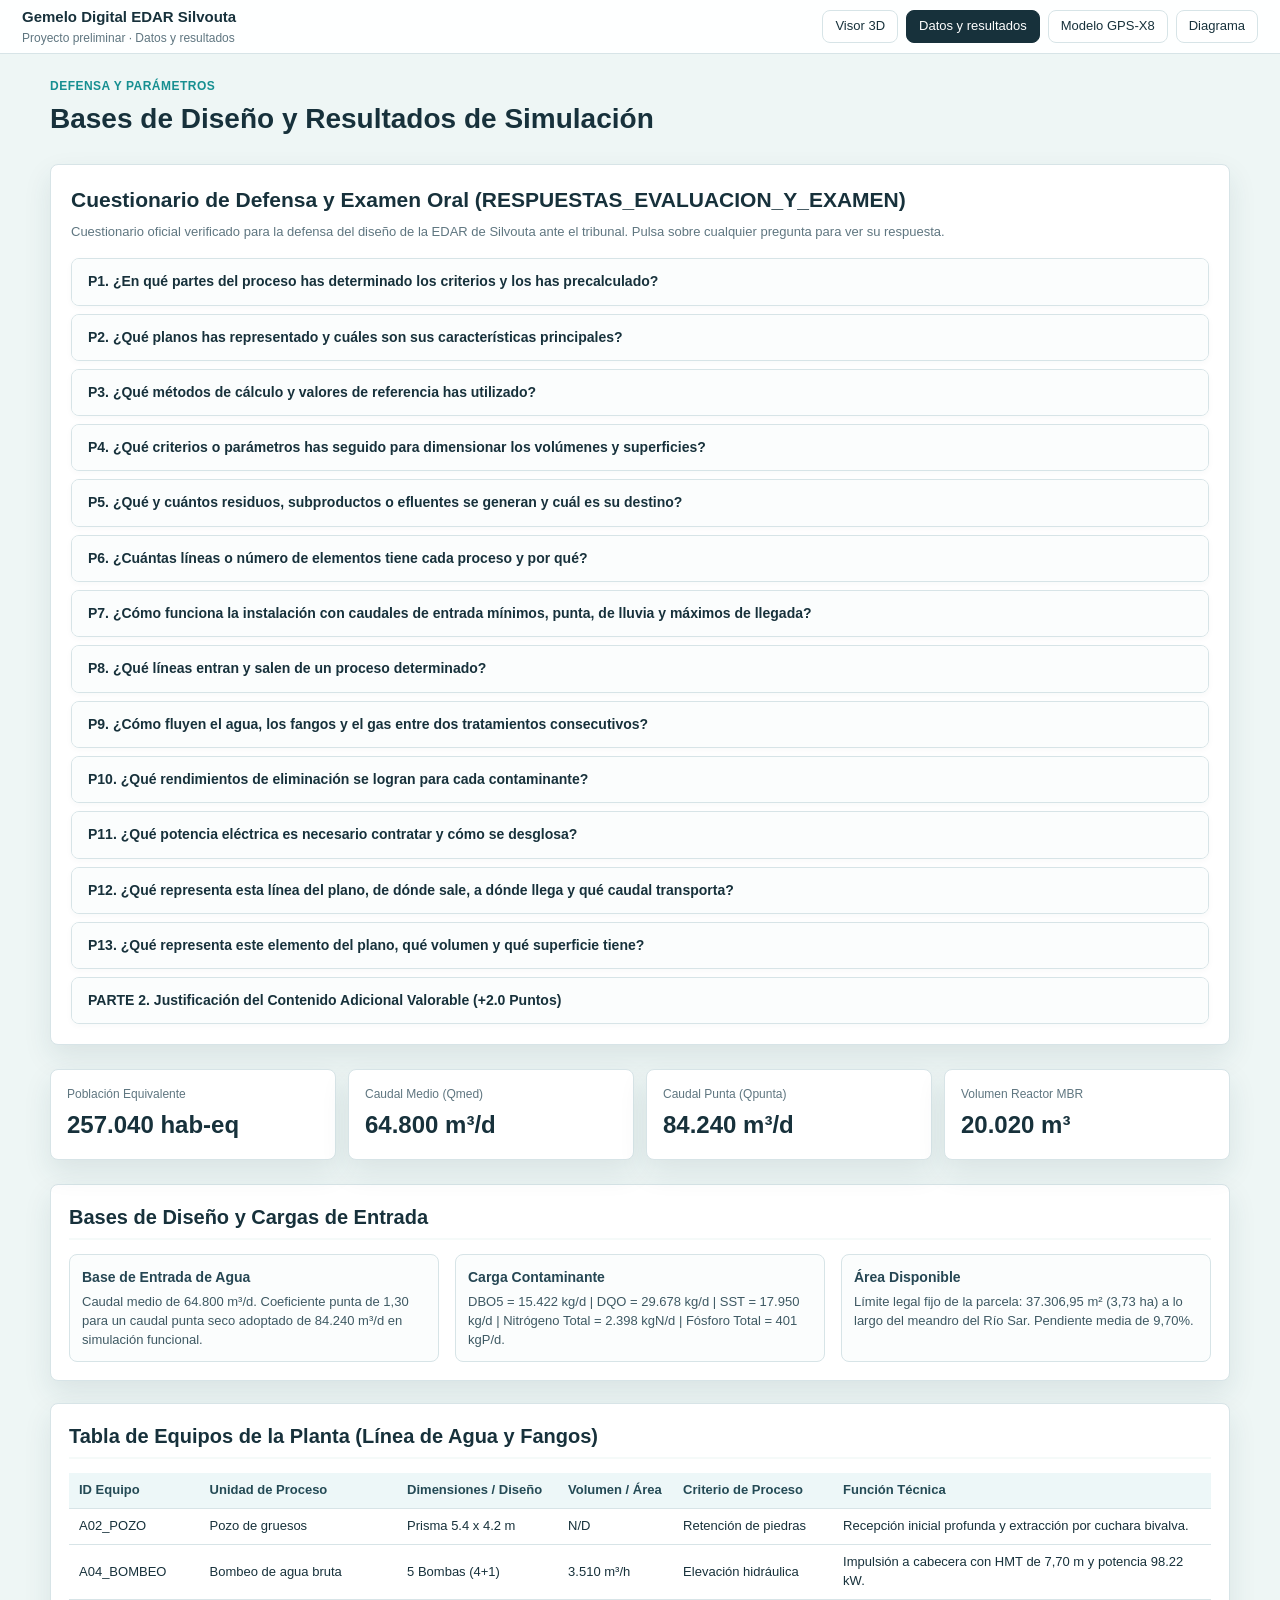
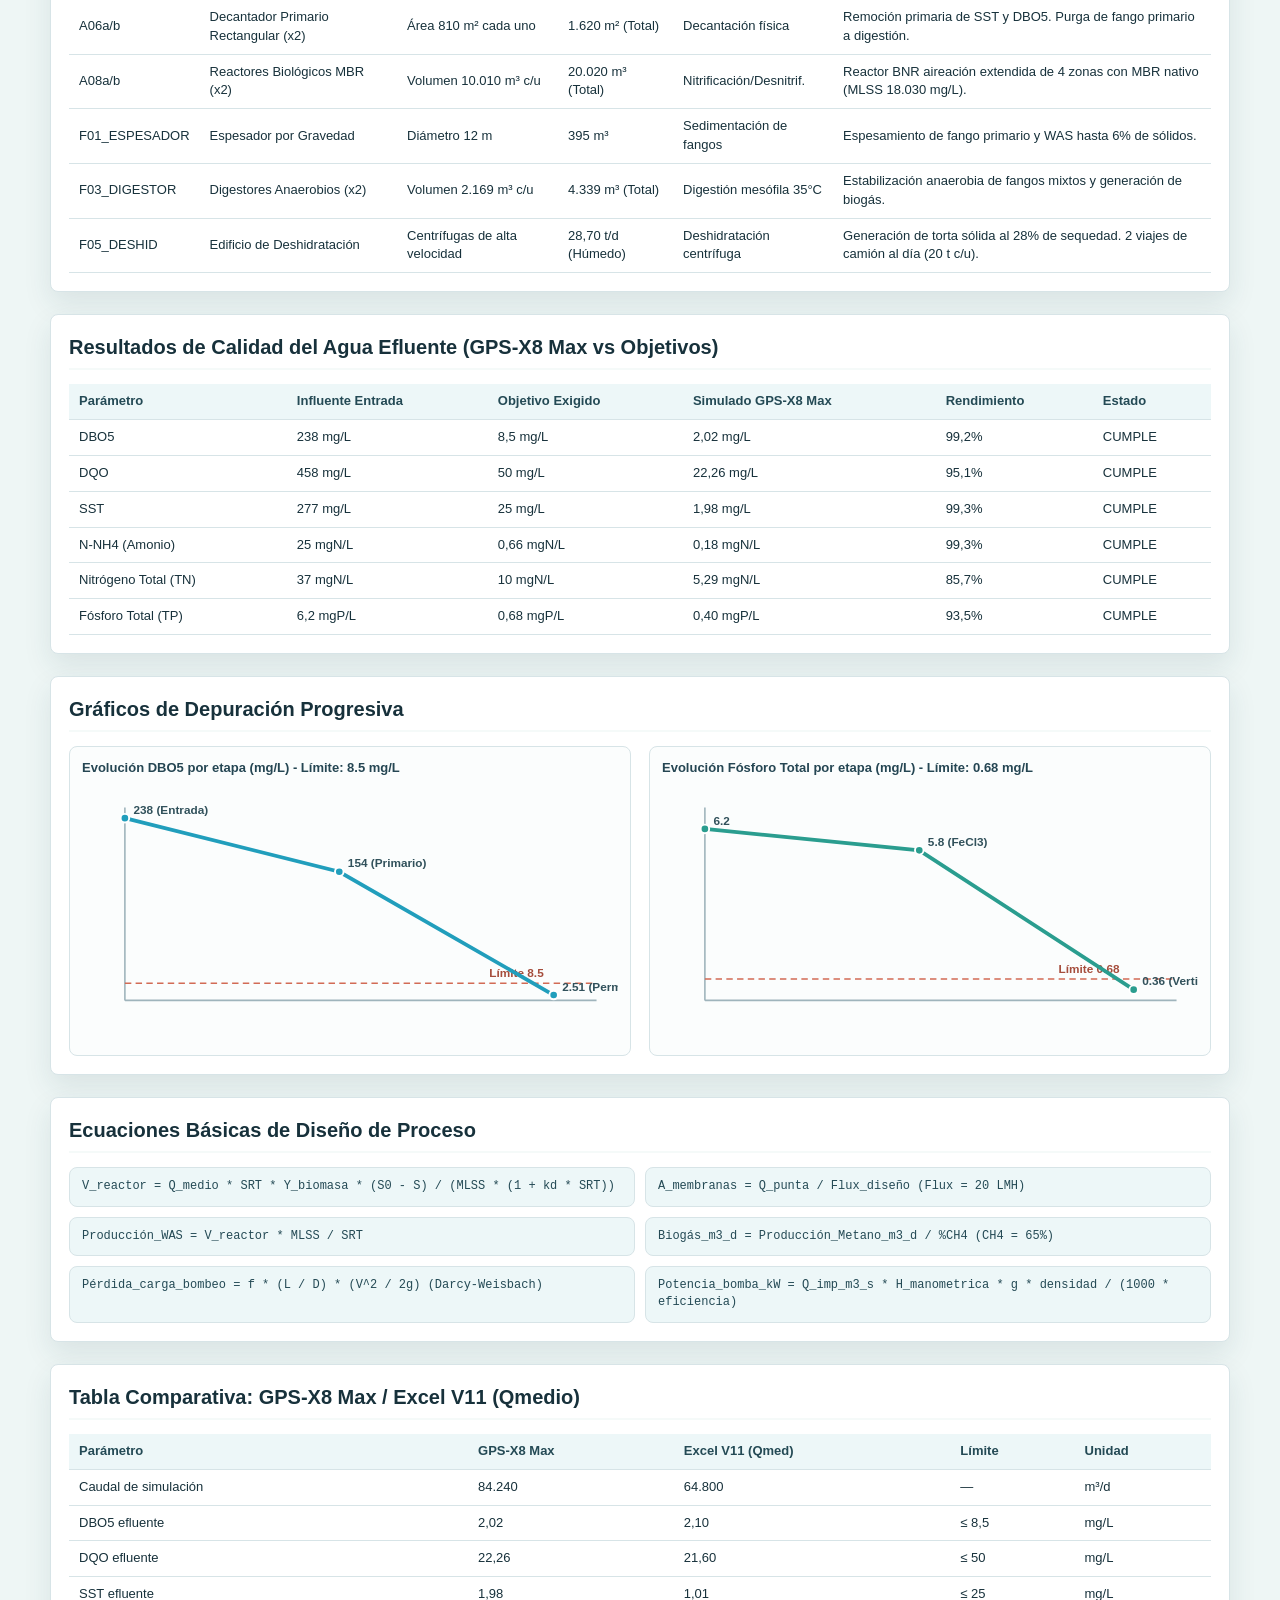
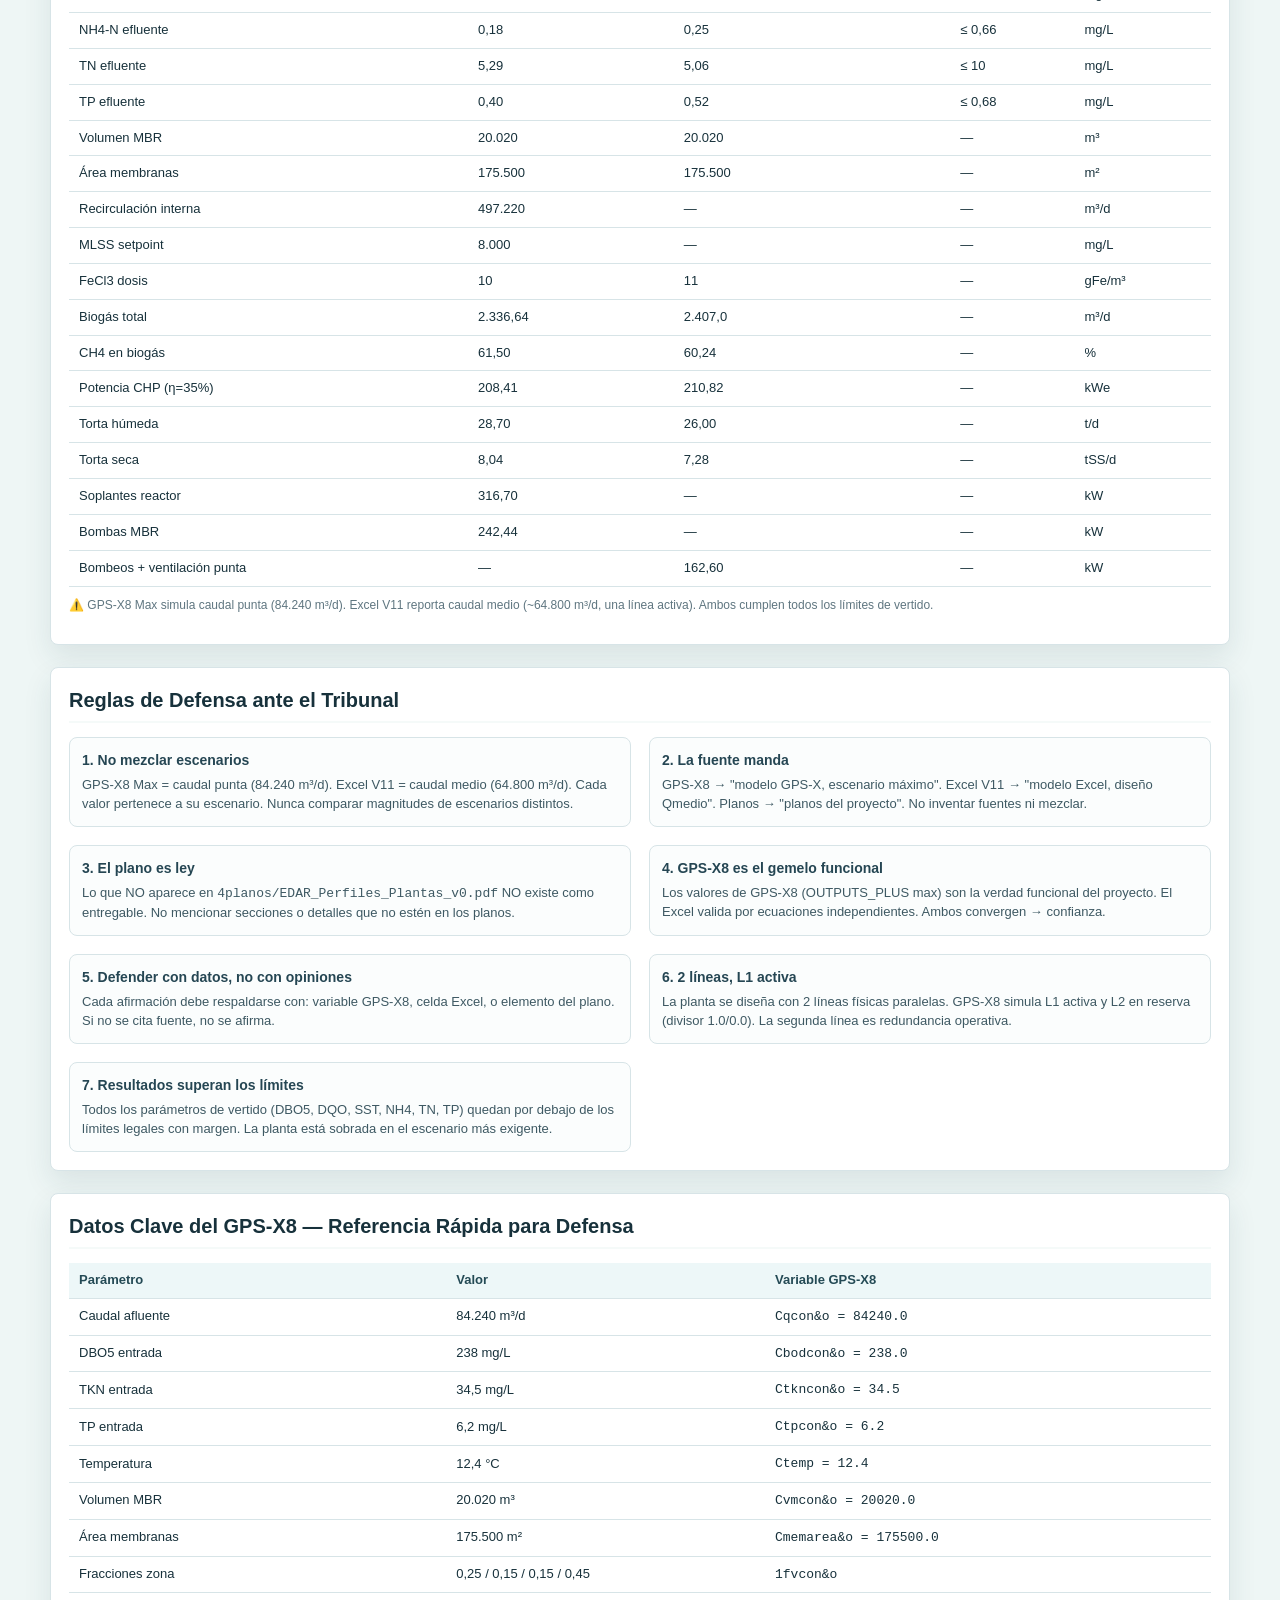
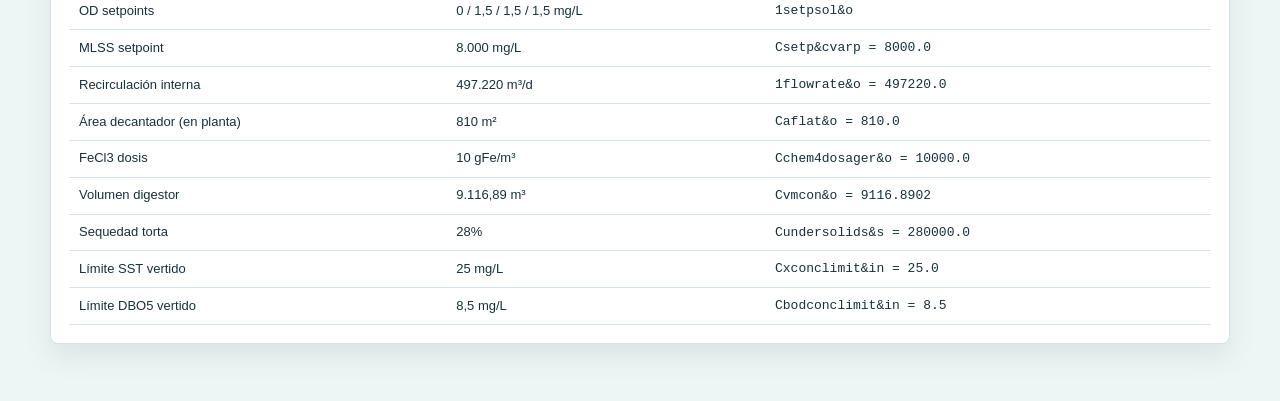
<file: web/datos.html>
<!DOCTYPE html>
<html lang="es">

<head>
    <meta charset="UTF-8">
    <meta name="viewport" content="width=device-width, initial-scale=1.0">
    <title>Datos y resultados - EDAR Silvouta</title>
    <link rel="stylesheet" href="assets/css/styles.css">
    <style>
        :root {
            --ink: #17313b;
            --muted: #5f7680;
            --line: #d7e4e7;
            --soft: #f5faf9;
            --panel: #ffffff;
            --water: #219ebc;
            --green: #2a9d8f;
            --teal: #168f91;
            --orange: #f4a261;
            --shadow: 0 12px 28px rgba(25, 66, 79, .10);
        }

        body {
            margin: 0;
            color: var(--ink);
            background: #eef6f5;
            font-family: "Segoe UI", Arial, sans-serif;
            line-height: 1.45;
        }

        .site-header {
            position: sticky;
            top: 0;
            z-index: 20;
            display: flex;
            align-items: center;
            justify-content: space-between;
            gap: 18px;
            padding: 12px 22px;
            background: rgba(255, 255, 255, .93);
            border-bottom: 1px solid var(--line);
            backdrop-filter: blur(10px);
            height: 54px;
            box-sizing: border-box;
        }

        .brand {
            display: grid;
            gap: 2px;
        }

        .brand strong {
            font-size: 15px;
        }

        .brand span {
            color: var(--muted);
            font-size: 12px;
        }

        .nav {
            display: flex;
            gap: 8px;
        }

        .nav a {
            padding: 6px 12px;
            border: 1px solid var(--line);
            border-radius: 8px;
            background: #fff;
            text-decoration: none;
            font-size: 13px;
            color: var(--ink);
        }

        .nav a.active {
            color: #fff;
            background: var(--ink);
            border-color: var(--ink);
        }

        .content {
            max-width: 1180px;
            margin: 0 auto;
            padding: 24px 22px 52px;
        }

        .page-title {
            margin-bottom: 24px;
        }

        .eyebrow {
            color: var(--teal);
            font-size: 12px;
            font-weight: 800;
            letter-spacing: .04em;
            text-transform: uppercase;
        }

        h1 {
            margin: 4px 0 0 0;
            font-size: 28px;
        }

        .metric-grid {
            display: grid;
            grid-template-columns: repeat(4, 1fr);
            gap: 12px;
            margin-bottom: 24px;
        }

        .metric {
            padding: 16px;
            background: #fff;
            border: 1px solid var(--line);
            border-radius: 8px;
            box-shadow: var(--shadow);
        }

        .metric span {
            display: block;
            color: var(--muted);
            font-size: 12px;
        }

        .metric strong {
            display: block;
            margin-top: 4px;
            font-size: 24px;
        }

        .section {
            margin-top: 22px;
            padding: 18px;
            background: #fff;
            border: 1px solid var(--line);
            border-radius: 8px;
            box-shadow: var(--shadow);
        }

        .section h2 {
            margin: 0 0 14px 0;
            font-size: 20px;
            border-bottom: 2px solid var(--soft);
            padding-bottom: 6px;
        }

        .grid-2 {
            display: grid;
            grid-template-columns: 1fr 1fr;
            gap: 18px;
        }

        .grid-3 {
            display: grid;
            grid-template-columns: repeat(3, 1fr);
            gap: 16px;
        }

        .card {
            background: #fbfdfd;
            border: 1px solid var(--line);
            border-radius: 8px;
            padding: 12px;
        }

        .card h3 {
            margin: 0 0 6px 0;
            font-size: 14px;
            color: #254653;
        }

        .card p {
            margin: 0;
            font-size: 13px;
            color: #3e5963;
        }

        .table-wrap {
            overflow-x: auto;
        }

        table {
            width: 100%;
            border-collapse: collapse;
            font-size: 13px;
        }

        th,
        td {
            padding: 8px 10px;
            border-bottom: 1px solid var(--line);
            text-align: left;
        }

        th {
            background: #edf7f8;
            color: #244a55;
            font-weight: 800;
        }

        .chart-card {
            background: #fbfdfd;
            border: 1px solid var(--line);
            border-radius: 8px;
            padding: 12px;
            margin: 0;
        }

        .chart-card figcaption {
            font-size: 13px;
            font-weight: 800;
            margin-bottom: 8px;
            color: #254653;
        }

        .line-chart {
            display: block;
            width: 100%;
            height: auto;
            min-height: 220px;
        }

        .axis {
            stroke: #9fb4bc;
            stroke-width: 1.5;
        }

        .target {
            stroke: #d26b55;
            stroke-width: 1.4;
            stroke-dasharray: 6 4;
        }

        .target-label {
            fill: #a54d3c;
            font-weight: 800;
            font-size: 11px;
        }

        .chart-line {
            fill: none;
            stroke-width: 3.5;
            stroke-linecap: round;
        }

        .point {
            fill: #219ebc;
            stroke: #fff;
            stroke-width: 1.8;
        }

        .chart-text {
            fill: #31515b;
            font-size: 11px;
            font-weight: bold;
        }

        .equation-grid {
            display: grid;
            grid-template-columns: 1fr 1fr;
            gap: 10px;
        }

        .equation-grid code {
            display: block;
            padding: 10px 12px;
            color: #244a55;
            background: #edf7f8;
            border: 1px solid var(--line);
            border-radius: 8px;
            font-family: Consolas, monospace;
            font-size: 12px;
        }

        /* Estilos para el Cuestionario de Defensa (Examen) */
        .examen-section {
            margin-top: 14px;
            margin-bottom: 24px;
            padding: 20px;
            background: #fff;
            border: 1px solid var(--line);
            border-radius: 8px;
            box-shadow: var(--shadow);
        }

        .examen-section h2 {
            margin: 0 0 8px 0;
            font-size: 21px;
            color: var(--ink);
        }

        .examen-accordion {
            display: grid;
            gap: 8px;
            margin-top: 16px;
        }

        .examen-accordion details {
            background: #ffffff;
            border: 1px solid var(--line);
            border-radius: 8px;
            box-shadow: 0 2px 6px rgba(25, 66, 79, 0.03);
            overflow: hidden;
            transition: border-color 0.2s ease, box-shadow 0.2s ease;
        }

        .examen-accordion details[open] {
            box-shadow: 0 8px 18px rgba(25, 66, 79, 0.08);
            border-color: var(--green);
        }

        .examen-accordion summary {
            padding: 12px 16px;
            font-size: 14px;
            font-weight: 700;
            color: var(--ink);
            cursor: pointer;
            user-select: none;
            background: #fbfdfd;
            border-bottom: 1px solid transparent;
            outline: none;
            display: flex;
            justify-content: space-between;
            align-items: center;
        }

        .examen-accordion details[open] summary {
            background: #f5faf9;
            border-bottom: 1px solid var(--line);
            color: var(--teal);
        }

        .examen-accordion .answer-body {
            padding: 16px;
            font-size: 13px;
            color: #3e5963;
            line-height: 1.5;
            background: #ffffff;
        }

        .examen-accordion .answer-body h4 {
            margin: 12px 0 6px 0;
            color: var(--ink);
            font-size: 13px;
            font-weight: bold;
        }

        .examen-accordion .answer-body h4:first-child {
            margin-top: 0;
        }

        .examen-accordion .answer-body p {
            margin: 0 0 10px 0;
        }

        .examen-accordion .answer-body p:last-child {
            margin-bottom: 0;
        }

        .examen-accordion .answer-body ul,
        .examen-accordion .answer-body ol {
            margin: 0 0 10px 0;
            padding-left: 20px;
        }

        .examen-accordion .answer-body li {
            margin-bottom: 4px;
        }

        .examen-accordion .answer-body strong {
            color: var(--ink);
        }

        .examen-accordion .answer-body blockquote {
            margin: 10px 0;
            padding: 8px 12px;
            background: #f5faf9;
            border-left: 3px solid var(--green);
            font-style: italic;
        }

        .examen-accordion .answer-body table {
            margin: 10px 0;
            width: 100%;
            border-collapse: collapse;
        }

        .examen-accordion .answer-body th,
        .examen-accordion .answer-body td {
            padding: 6px 8px;
            border-bottom: 1px solid var(--line);
            text-align: left;
        }

        .examen-accordion .answer-body th {
            background: #f0f7f7;
            font-weight: 700;
        }

        /* ================================================================
           RESPONSIVE – Solo se activa en pantallas ≤820px (tablet/celular)
           Desktop (>820px) no ve nada de esto.
           ================================================================ */
        @media (max-width: 820px) {
            .site-header {
                height: 58px;
                padding: 9px 12px;
            }

            .brand span,
            .nav a:not(.active) {
                display: none;
            }

            .nav {
                gap: 4px;
            }

            .nav a {
                padding: 5px 10px;
                font-size: 12px;
            }

            .content {
                padding: 14px 10px 32px;
            }

            h1 {
                font-size: 22px;
            }

            .metric-grid {
                grid-template-columns: repeat(2, 1fr);
                gap: 8px;
            }

            .metric {
                padding: 12px;
            }

            .metric strong {
                font-size: 20px;
            }

            .grid-2,
            .grid-3,
            .equation-grid {
                grid-template-columns: 1fr;
                gap: 10px;
            }

            .section {
                padding: 12px;
                margin-top: 14px;
            }

            .section h2 {
                font-size: 17px;
            }

            table {
                font-size: 12px;
            }

            th,
            td {
                padding: 6px 7px;
            }

            .examen-section {
                padding: 12px;
            }

            .examen-section h2 {
                font-size: 18px;
            }

            .examen-accordion summary {
                padding: 10px 12px;
                font-size: 13px;
            }

            .examen-accordion .answer-body {
                padding: 12px;
                font-size: 12px;
            }

            .chart-card {
                padding: 8px;
            }

            .line-chart {
                min-height: 180px;
            }
        }

        /* ================================================================
           RESPONSIVE – Solo se activa en pantallas ≤480px (celular pequeño)
           ================================================================ */
        @media (max-width: 480px) {
            .metric-grid {
                grid-template-columns: 1fr;
            }

            .nav a {
                padding: 4px 8px;
                font-size: 11px;
            }

            .content {
                padding: 10px 8px 28px;
            }

            h1 {
                font-size: 19px;
            }

            .section h2 {
                font-size: 15px;
            }

            .examen-section h2 {
                font-size: 16px;
            }

            .examen-accordion summary {
                font-size: 12px;
                padding: 8px 10px;
            }
        }
    </style>
</head>

<body>

    <header class="site-header">
        <div class="brand">
            <strong>Gemelo Digital EDAR Silvouta</strong>
            <span>Proyecto preliminar · Datos y resultados</span>
        </div>
        <nav class="nav">
            <a href="index.html">Visor 3D</a>
            <a class="active" href="datos.html">Datos y resultados</a>
            <a href="gpsx.html">Modelo GPS-X8</a>
            <a href="diagrama.html">Diagrama</a>
        </nav>
    </header>

    <main class="content">
        <div class="page-title">
            <div class="eyebrow">Defensa y Parámetros</div>
            <h1>Bases de Diseño y Resultados de Simulación</h1>
        </div>

        <!-- CUESTIONARIO Y GUÍA DE DEFENSA: RESPUESTAS_EVALUACION_Y_EXAMEN -->
        <section class="examen-section">
            <h2>Cuestionario de Defensa y Examen Oral (RESPUESTAS_EVALUACION_Y_EXAMEN)</h2>
            <p style="font-size: 13px; color: var(--muted); margin: 0 0 16px 0;">
                Cuestionario oficial verificado para la defensa del diseño de la EDAR de Silvouta ante el tribunal.
                Pulsa sobre cualquier pregunta para ver su respuesta.
            </p>
            <div class="examen-accordion">
                <details>
                    <summary>P1. ¿En qué partes del proceso has determinado los criterios y los has precalculado?
                    </summary>
                    <div class="answer-body">
                        <h4>Línea de Aguas:</h4>
                        <ul>
                            <li><strong>Pretratamiento:</strong> Tamices (luz 3 mm) y desarenador-desengrasador aireado
                                (TRH ≥ 10 min a Qmed, 5 min a Qmax, inyección de aire 4 m³/h·m³). *Fuente: Excel V11,
                                hoja 03_Pretratamiento*.</li>
                            <li><strong>Decantación primaria:</strong> 2 decantadores primarios rectangulares de 810 m²
                                cada uno (L1 activa, L2 en reserva). Decantación por gravedad convencional. *Fuente:
                                GPS-X8 lyt →
                                Caflat&o = 810.0*.</li>
                            <li><strong>Dosificación química (FeCl3):</strong> Dosis de diseño de 11 gFe/m³ (10 gFe/m³
                                en simulación). *Fuente: Excel V11 06_FeCl3_activa, GPS-X8 lyt → Cchem4dosager&o =
                                10000.0*.</li>
                            <li><strong>Biorreactores BNR-MBR:</strong> 2 reactores de 20.020 m³ cada uno, con 4 zonas
                                internas (fracciones 0,25/0,15/0,15/0,45) y setpoint de MLSS a 8.000 mg/L. *Fuente:
                                GPS-X8 lyt → Cvmcon&o = 20020.0*.</li>
                            <li><strong>Ultrafiltración (Membranas):</strong> 175.500 m² totales de área de filtración
                                con flujo de 20 LMH (7+1 trenes). *Fuente: GPS-X8 lyt → Cmemarea&o = 175500.0*.</li>
                            <li><strong>Tanque de Tormentas:</strong> Vaso de laminación para excedentes de lluvia.
                                *Fuente: Excel V11, hoja 55_Tormentas_Alivios*.</li>
                        </ul>
                        <h4>Línea de Fangos y Gas:</h4>
                        <ul>
                            <li><strong>Espesador:</strong> Underflow concentrado al 4% (40.000 mg/L). *Fuente: GPS-X8
                                lyt → Cundersolids&s = 40000.0*.</li>
                            <li><strong>Digestión anaerobia:</strong> 1 digestor de 9.116,89 m³ con volumen de cúpula de
                                biogás de 2.266,47 m³. TRH resultante: 18,2 días a Qmedio. *Fuente: GPS-X8 lyt →
                                Cvmcon&o = 9116.8902*.</li>
                            <li><strong>Deshidratación:</strong> Centrífugas con sequedad de torta al 28%. *Fuente:
                                GPS-X8 lyt → Cundersolids&s = 280000.0*.</li>
                            <li><strong>Cogeneración CHP:</strong> Potencia eléctrica de 208,41 kWe (η=35%) en
                                simulación Max (210,82 kWe en Excel V11). *Fuente: GPS-X8 Max YAML, Excel V11*.</li>
                        </ul>
                        <h4>Línea de Olores y Diseño Hidráulico:</h4>
                        <ul>
                            <li><strong>Desodorización:</strong> Potencia de ventilación de 29,35 kW en punta. *Fuente:
                                Excel V11*.</li>
                            <li><strong>Bombeos y Tuberías:</strong> Darcy-Weisbach + Swamee-Jain. Potencia total de
                                bombeos auxiliares de proceso y ventilación en punta: 162,60 kW. Potencia de soplantes
                                biológicas: 316,70 kW. Potencia de bombas MBR: 242,44 kW. *Fuentes: Excel V11
                                24_Resumen_Bombas, GPS-X8 Max*.</li>
                        </ul>
                    </div>
                </details>

                <details>
                    <summary>P2. ¿Qué planos has representado y cuáles son sus características principales?</summary>
                    <div class="answer-body">
                        <p>Hemos representado el plano general georreferenciado
                            <strong>EDAR_Perfiles_Plantas_v0</strong> en formato DXF/PDF en coordenadas
                            <strong>EPSG:25829 (ETRS89/UTM 29N)</strong>, que incluye:
                        </p>
                        <ul>
                            <li><strong>10 rutas longitudinales</strong> por líneas de proceso: AGUA-PRINCIPAL (longitud
                                493,1 m, cotas 121,1 → 112,0 m), AGUA-BYPASS (370,4 m), FANGOS-PRINCIPAL (332,7 m, cotas
                                117,8 → 128,5 m), FANGOS-WAS (80,1 m), FANGOS-ESCURRIDOS (55,6 m), GAS-APROVECHAMIENTO
                                (27,9 m), GAS-ANTORCHA (65,9 m) y 3 rutas de olores (372,0 m, 248,3 m y 349,5 m).</li>
                            <li><strong>25 equipos</strong> modelados con precisión geométrica y acoplados a la
                                topografía del terreno.</li>
                            <li><strong>MDT/DEM:</strong> Topografía digital de terreno (TopoDEM.tif) con curvas de
                                nivel reales entre cota mínima 117,71 m y cota máxima 131,34 m.</li>
                        </ul>
                    </div>
                </details>

                <details>
                    <summary>P3. ¿Qué métodos de cálculo y valores de referencia has utilizado?</summary>
                    <div class="answer-body">
                        <h4>Métodos de Cálculo:</h4>
                        <ul>
                            <li><strong>Pérdidas de carga por fricción (hf):</strong> Ecuación de **Darcy-Weisbach**
                                combinada con el factor de fricción de **Swamee-Jain** para tuberías rugosas (PVC
                                rugosidad e = 0,15 mm):
                                <code>f = 0.25 / [log10(e/(3.7*D) + 5.74/(Re^0.9))]^2</code>
                            </li>
                            <li><strong>Pérdidas singulares (hm):</strong> Método de longitud equivalente de accesorios
                                (codos, válvulas, piezas especiales).</li>
                            <li><strong>Potencia hidráulica de bombas:</strong> <code>P = rho * g * Q * H / eta</code>
                                (densidad del fluido rho y rendimiento de bomba eta = 70%).</li>
                        </ul>
                        <h4>Valores de Referencia Fijos:</h4>
                        <ul>
                            <li><strong>Carga por habitante equivalente:</strong> 60 g DBO5/hab-eq·d (Directiva
                                91/271/CEE).</li>
                            <li><strong>Rendimiento de lodos activos (ATV-A 131E):</strong> 0,65 kg SS producido por
                                cada kg DBO5 eliminado.</li>
                            <li><strong>Destrucción de materia volátil (MV) en digestor:</strong> 50% según Metcalf &
                                Eddy (38,5% en simulación GPS-X8 Max).</li>
                            <li><strong>PCI del biogás:</strong> 5.500 kcal/m³ (23.000 kJ/m³), asumiendo una riqueza de
                                metano (CH4) ≈ 60%.</li>
                            <li><strong>Flux nominal de membranas MBR:</strong> 20 LMH a temperatura mínima de diseño
                                (12,4 °C).</li>
                        </ul>
                    </div>
                </details>

                <details>
                    <summary>P4. ¿Qué criterios o parámetros has seguido para dimensionar los volúmenes y superficies?
                    </summary>
                    <div class="answer-body">
                        <ul>
                            <li><strong>Decantación primaria:</strong> Velocidad ascensional máxima de diseño (Vas) ≤
                                2,5 m/h a caudal punta. Superficie en planta total de 1.620 m² (2 unidades de 810 m²
                                cada
                                una) con profundidad útil de 3 m.</li>
                            <li><strong>Biorreactores BNR-MBR:</strong> Volumen total de 20.020 m³ por bloque (2 bloques
                                paralelos) para operar a MLSS de diseño de 8.000 mg/L. Superficie de cada tanque: 3.640
                                m². Área total de membranas: 175.500 m² (diseñado con un flux nominal de 20 LMH).</li>
                            <li><strong>Digestión anaerobia:</strong> 1 digestor cilíndrico de 9.116,89 m³ útil (hoja
                                12_Digestor de Excel V11) con volumen de cabeza de gas de 2.266,47 m³. Esto asegura un
                                TRH de 18,2 días a caudal medio, cumpliendo la normativa mesófila.</li>
                            <li><strong>Espesador por gravedad:</strong> Volumen de 395 m³ (diámetro 12 m, profundidad
                                3,5 m) para lodos mixtos antes del digestor.</li>
                        </ul>
                    </div>
                </details>

                <details>
                    <summary>P5. ¿Qué y cuántos residuos, subproductos o efluentes se generan y cuál es su destino?
                    </summary>
                    <div class="answer-body">
                        <ul>
                            <li><strong>Residuos de desbaste (tamices):</strong> Sólidos gruesos retenidos. Se lavan y
                                compactan, acumulándose en el Contenedor de Gruesos de Pretratamiento (12 m³) y
                                retirándose a vertedero o incineración autorizada.</li>
                            <li><strong>Arenas y Flotados (grasas):</strong> Extraídas del desarenador-desengrasador
                                aireado. Arenas lavadas van a vertedero de inertes; grasas van a gestor de residuos.
                            </li>
                            <li><strong>Torta de fango deshidratado:</strong>
                                <ul>
                                    <li>GPS-X8 Max: 28,70 t/d húmeda al 28% de sequedad (8,04 tSS/d de materia seca).
                                    </li>
                                    <li>Excel V11 (Qmedio): 26,00 t/d húmeda (7,28 tSS/d de materia seca).</li>
                                    <li>Destino: Se almacena en los 2 silos de almacenamiento (120 t c/u) y se
                                        transporta en camiones (aprox. 2 viajes de camión de 20 t diarios) para
                                        aplicación agrícola directa o compostaje.</li>
                                </ul>
                            </li>
                            <li><strong>Retornos (sobrenadantes y escurridos):</strong> Caudal de escurridos de
                                deshidratación y espesamiento rico en amonio y fósforo (aprox. 1.250 m³/d recirculado)
                                que retorna al depósito de retornos y se bombea gradualmente a cabecera.</li>
                            <li><strong>Efluente depurado final:</strong> Caudal final depurado de 82.944,58 m³/d
                                (escenario Max) vertido directamente al cauce occidental del Río Sar cumpliendo
                                estrictamente con DBO5 2,02 mg/L, DQO 22,26 mg/L, SST 1,98 mg/L, TN 5,29 mg/L y TP 0,40
                                mg/L.</li>
                        </ul>
                    </div>
                </details>

                <details>
                    <summary>P6. ¿Cuántas líneas o número de elementos tiene cada proceso y por qué?</summary>
                    <div class="answer-body">
                        <ul>
                            <li><strong>Líneas principales de la planta:</strong> 2 líneas físicas paralelas idénticas
                                para garantizar redundancia y operatividad continua durante paradas de mantenimiento.
                                GPS-X8 simula la L1 activa (100% de caudal) y la L2 en reserva activa (divisor con
                                fracción 1.0/0.0).</li>
                            <li><strong>Pretratamiento (Tamices y Desarenadores):</strong> 4 canales paralelos para
                                permitir una modulación hidráulica exacta según el caudal horario entrante y facilitar
                                la limpieza periódica manual de canales individuales.</li>
                            <li><strong>Decantación primaria:</strong> 2 decantadores (1 por línea de proceso),
                                permitiendo aislar uno de ellos si el caudal entrante es bajo o para mantenimiento.</li>
                            <li><strong>Dosificación química (FeCl3):</strong> 2 estaciones dosificadoras independientes
                                (1 por línea) inyectando hierro proporcionalmente al flujo.</li>
                            <li><strong>Reactores BNR-MBR:</strong> 2 bloques biorreactores independientes de 20.020 m³.
                                Cada bloque contiene 8 trenes MBR de membranas en una configuración 7+1 (7 activos + 1
                                en limpieza CIP periódica) para poder realizar lavados químicos sin mermar la capacidad
                                de diseño.</li>
                            <li><strong>Espesamiento por gravedad, Digestión anaerobia y Deshidratación:</strong> 1
                                unidad de cada uno, debido a que el fango es un proceso continuo pero acumulativo, y los
                                tanques de acondicionamiento (F02) y tampón (F04) regulan y amortiguan los picos de
                                fango producido.</li>
                        </ul>
                    </div>
                </details>

                <details>
                    <summary>P7. ¿Cómo funciona la instalación con caudales de entrada mínimos, punta, de lluvia y
                        máximos de llegada?</summary>
                    <div class="answer-body">
                        <ul>
                            <li><strong>Caudales mínimos (horario seco nocturno):</strong> El sistema PLC detecta la
                                baja de nivel en el pozo de gruesos y desactiva bombas de cabecera B1 secundarias,
                                dejando el bombeo al mínimo. Se cierran compuertas motorizadas de pretratamiento dejando
                                activos solo 2 canales para mantener velocidades autolimpiantes. Las soplantes de mezcla
                                y biológico reducen aireación al mínimo para ahorrar energía.</li>
                            <li><strong>Caudal punta seco de diseño (84.240 m³/d = 3.510 m³/h):</strong> Capacidad total
                                de la planta. Ambas líneas de aguas operan a pleno rendimiento. El escenario GPS-X8 Max
                                modela este punto crítico confirmando el cumplimiento holgado del vertido.</li>
                            <li><strong>Caudal en episodio de lluvia (hasta 3,0 m³/s = 10.800 m³/h):</strong> El
                                pretratamiento de cabecera admite hasta 3,0 m³/s. El caudal que pasa a decantación
                                primaria y reactores biológicos se limita estrictamente a la capacidad punta seca (3.510
                                m³/h). El caudal sobrante se desvía por gravedad al **Tanque de Tormentas**. Si el
                                tanque se llena, el excedente pretratado y decantado se deriva por el bypass general de
                                tormentas y pasa por desinfección UV antes de su descarga.</li>
                            <li><strong>Caudal máximo de llegada (límite del colector):</strong> Caudales
                                extraordinarios de tormenta que superen los 3,0 m³/s activan el bypass de emergencia del
                                pozo de gruesos vertiendo el exceso de agua bruteada directamente al Río Sar por rebose
                                de seguridad.</li>
                        </ul>
                    </div>
                </details>

                <details>
                    <summary>P8. ¿Qué líneas entran y salen de un proceso determinado?</summary>
                    <div class="answer-body">
                        <h4>Reactor Biológico BNR + Tanque MBR (por línea activa):</h4>
                        <ul>
                            <li><strong>Entradas:</strong>
                                <ul>
                                    <li>(1) Agua decantada procedente de la decantación primaria.</li>
                                    <li>(2) Dosificación de Cloruro Férrico (FeCl3) inyectado en el flujo de entrada.
                                    </li>
                                    <li>(3) Recirculación interna de licor mezcla (497.220 m³/d) bombeado desde la zona
                                        aerobia (Zona 4) a la zona anóxica (Zona 1).</li>
                                </ul>
                            </li>
                            <li><strong>Salidas:</strong>
                                <ul>
                                    <li>(1) Permeado MBR (agua depurada libre de sólidos) extraído por bombas de vacío
                                        hacia el canal de desinfección UV.</li>
                                    <li>(2) Purga de lodo biológico en exceso (WAS): 500 m³/d (Max simulado) / 750 m³/d
                                        (criterio de diseño) bombeado hacia la línea de fangos (espesamiento).</li>
                                    <li>(3) Rebose de control hidráulico de MBR a cabecera.</li>
                                </ul>
                            </li>
                        </ul>
                        <h4>Digestor Anaerobio Mesófilo:</h4>
                        <ul>
                            <li><strong>Entradas:</strong>
                                <ul>
                                    <li>(1) Fango mixto espesado (underflow de espesador F01 + fango primario tamizado
                                        F00).</li>
                                    <li>(2) Retorno térmico del biogás/cogeneración para calentamiento del fango.</li>
                                </ul>
                            </li>
                            <li><strong>Salidas:</strong>
                                <ul>
                                    <li>(1) Flujo continuo de biogás producido en la cúpula gaseosa del digestor hacia
                                        el sistema de gasómetros y CHP.</li>
                                    <li>(2) Fango digerido estabilizado hacia el depósito tampón de lodos (F04).</li>
                                    <li>(3) Rebose de lodos / sobrenadante del digestor hacia el depósito de retornos
                                        (A13).</li>
                                </ul>
                            </li>
                        </ul>
                    </div>
                </details>

                <details>
                    <summary>P9. ¿Cómo fluyen el agua, los fangos y el gas entre dos tratamientos consecutivos?
                    </summary>
                    <div class="answer-body">
                        <ul>
                            <li><strong>Flujo del Agua (Gravedad dominada):</strong> Entra a la EDAR por el colector por
                                gravedad al pozo de gruesos. Las bombas de cabecera B1 elevan el agua bruta hasta la
                                cota del canal de desbaste de finos y desarenador (cota 121,1 m). A partir de ahí, el
                                agua fluye <strong>100% por gravedad</strong> atravesando los decantadores primarios,
                                los reactores BNR, las membranas MBR, el canal UV y la arqueta de vertido hasta
                                descargar en el Río Sar (cota 112,0 m).</li>
                            <li><strong>Flujo de los Fangos (Bombeo mecánico forzado):</strong> Los lodos primarios
                                purgados en la solera de decantadores y el lodo WAS purgado del MBR se bombean mediante
                                bombas helicoidales hasta el espesador por gravedad. El lodo espesado al 4% se bombea de
                                forma temporizada hasta el digestor anaerobio. El lodo digerido del depósito tampón se
                                impulsa a presión mediante bombas de cavidad progresiva a las centrífugas de
                                deshidratación.</li>
                            <li><strong>Flujo del Gas (Presión biogénica y soplado):</strong> El biogás se genera a una
                                presión de cabeza de 30-50 mbar en la cúpula del digestor. Fluye por su propia
                                sobrepresión a través de la tubería de gas (filtrado de condensados y carbón activo)
                                hasta los gasómetros de membrana. Soplantes centrífugas de biogás elevan la presión a
                                unos 150-200 mbar para alimentar la válvula de gas del motor CHP y las calderas de
                                calefacción.</li>
                        </ul>
                    </div>
                </details>

                <details>
                    <summary>P10. ¿Qué rendimientos de eliminación se logran para cada contaminante?</summary>
                    <div class="answer-body">
                        <h4>Rendimientos en Decantación Primaria (Física):</h4>
                        <ul>
                            <li>SST: Reducción de 237,2 a 142,1 mg/L (<strong>~40% de eliminación</strong>).</li>
                            <li>DBO5: Reducción de 234,1 a 174,2 mg/L (<strong>~26% de eliminación</strong>).</li>
                        </ul>
                        <h4>Rendimientos Finales del Proceso Biológico BNR + MBR (Efluente Final):</h4>
                        <table>
                            <thead>
                                <tr>
                                    <th>Parámetro</th>
                                    <th>Entrada</th>
                                    <th>Simulado GPS-X8 Max</th>
                                    <th>Límite Exigido</th>
                                    <th>Rendimiento Total</th>
                                </tr>
                            </thead>
                            <tbody>
                                <tr>
                                    <td><strong>SST</strong></td>
                                    <td>277 mg/L</td>
                                    <td>1,98 mg/L</td>
                                    <td>≤ 25 mg/L</td>
                                    <td><strong>99,3%</strong> (Barrera física absoluta MBR)</td>
                                </tr>
                                <tr>
                                    <td><strong>DBO5</strong></td>
                                    <td>238 mg/L</td>
                                    <td>2,02 mg/L</td>
                                    <td>≤ 8,5 mg/L</td>
                                    <td><strong>99,2%</strong> (Alta biomasa MLSS 8.000 mg/L)</td>
                                </tr>
                                <tr>
                                    <td><strong>DQO</strong></td>
                                    <td>458 mg/L</td>
                                    <td>22,26 mg/L</td>
                                    <td>≤ 50 mg/L</td>
                                    <td><strong>95,1%</strong></td>
                                </tr>
                                <tr>
                                    <td><strong>TN (Nitrógeno)</strong></td>
                                    <td>37 mg/L</td>
                                    <td>5,29 mg/L</td>
                                    <td>≤ 10 mg/L</td>
                                    <td><strong>85,7%</strong> (Recirculación interna 497.220 m³/d)</td>
                                </tr>
                                <tr>
                                    <td><strong>TP (Fósforo)</strong></td>
                                    <td>6,2 mg/L</td>
                                    <td>0,40 mg/L</td>
                                    <td>≤ 0,68 mg/L</td>
                                    <td><strong>93,5%</strong> (Eliminación bio + FeCl3 10 gFe/m³)</td>
                                </tr>
                            </tbody>
                        </table>
                    </div>
                </details>

                <details>
                    <summary>P11. ¿Qué potencia eléctrica es necesario contratar y cómo se desglosa?</summary>
                    <div class="answer-body">
                        <p>El consumo eléctrico se divide en los bombeos auxiliares calculados en Excel y los grandes
                            consumos de aireación y filtración simulados en GPS-X8 Max:</p>
                        <ul>
                            <li><strong>Bombeos auxiliares de proceso y ventilación (Excel V11 punta):</strong> 162,60
                                kW de potencia punta total de diseño, que incluye bombeos de lodo, dosificación química,
                                retornos y el sistema de ventilación de desodorización.</li>
                            <li><strong>Soplantes del reactor biológico (GPS-X8 Max):</strong> 316,70 kW. Suministran el
                                aire necesario (30.282 m³/h) para la eliminación biológica y mezcla de la biomasa.</li>
                            <li><strong>Bombas MBR de recirculación y purga (GPS-X8 Max):</strong> 242,44 kW para vencer
                                la resistencia de filtración y mantener la recirculación interna.</li>
                            <li><strong>Autogeneración cogeneración CHP (Biogás):</strong> Aporta 208,41 kWe de potencia
                                eléctrica (a un rendimiento η = 35%) a partir de la combustión de los 2.336,64 m³/d de
                                biogás generado, reduciendo la potencia neta externa.</li>
                            <li><strong>Grandes elevaciones de alcantarillado exterior (B1 y B5):</strong> Bombeo B1
                                (98,22 kW) y Bombeo B5 (875,87 kW) de transporte hidráulico general que requieren su
                                propio centro de transformación independiente de la planta.</li>
                        </ul>
                    </div>
                </details>

                <details>
                    <summary>P12. ¿Qué representa esta línea del plano, de dónde sale, a dónde llega y qué caudal
                        transporta?</summary>
                    <div class="answer-body">
                        <ul>
                            <li><strong>Línea de Agua Bruta (Azul):</strong> Conecta las bombas de cabecera B1 con los
                                tamices de pretratamiento. Transporta un caudal punta de 84.240 m³/d (3.510 m³/h).
                                *Variable GPS-X8: Cqcon&o = 84240.0*.</li>
                            <li><strong>Conducto de Recirculación Interna (Verde):</strong> Conecta la zona aerobia
                                final del reactor (Zona 4) con la zona anóxica inicial (Zona 1). Transporta un caudal de
                                recirculación de 497.220 m³/d. *Variable GPS-X8: 1flowrate&o = 497220.0*.</li>
                            <li><strong>Línea de Purga WAS (Marrón):</strong> Conecta los tanques MBR con el depósito de
                                mezcla y espesamiento. Transporta un caudal de purga de lodo en exceso de 500 m³/d
                                (simulación Max) / 750 m³/d (criterio de diseño). *Variable GPS-X8: MBRFang_Pur*.</li>
                            <li><strong>Línea de Biogás (Naranja):</strong> Conecta la cúpula gaseosa del digestor
                                cilíndrico con los gasómetros de membrana y el motor CHP. Transporta un caudal de biogás
                                de 2.336,64 m³/d. *Variable GPS-X8: Biogas*.</li>
                            <li><strong>Conducto de Retornos (Rosa):</strong> Conecta el edificio de deshidratación con
                                el pozo de retornos de cabecera. Transporta un caudal aproximado de escurridos de lodo
                                de 1.250 m³/d. *Fuente: Hoja 19_Retornos*.</li>
                        </ul>
                    </div>
                </details>

                <details>
                    <summary>P13. ¿Qué representa este elemento del plano, qué volumen y qué superficie tiene?</summary>
                    <div class="answer-body">
                        <ul>
                            <li><strong>Reactor BNR-MBR (2 bloques paralelos):</strong> Cada bloque representa una línea
                                de tratamiento biológico de lodos activos. Volumen útil: 20.020 m³ por bloque (Total
                                40.040 m³). Superficie ocupada por bloque: 3.640 m² (Total 7.280 m²). Aloja un área de
                                membranas de ultrafiltración de 175.500 m². *Variable GPS-X8: Cvmcon&o = 20020.0,
                                Cmemarea&o = 175500.0*.</li>
                            <li><strong>Decantador Primario Rectangular (2 unidades):</strong> Decantación física por
                                gravedad de sólidos suspendidos. Superficie útil: 810 m² por decantador (Total 1.620 m²)
                                con una profundidad útil de 3 m. *Variable GPS-X8: Caflat&o = 810.0*.</li>
                            <li><strong>Digestor Anaerobio (1 unidad):</strong> Reactor cilíndrico cerrado de hormigón
                                para estabilización mesófila de lodos. Volumen útil: 9.116,89 m³ con volumen adicional
                                de cabeza de gas de 2.266,47 m³. *Variable GPS-X8: Cvmcon&o = 9116.8902*.</li>
                            <li><strong>Tanque de Tormentas (1 unidad):</strong> Vaso rectangular de hormigón armado
                                para laminación hidráulica temporal de picos de lluvia de hasta 3,0 m³/s. Dimensionado
                                según criterios de retención física de la hoja 55_Tormentas_Alivios.</li>
                        </ul>
                    </div>
                </details>

                <details>
                    <summary>PARTE 2. Justificación del Contenido Adicional Valorable (+2.0 Puntos)</summary>
                    <div class="answer-body">
                        <ul>
                            <li><strong>1. Implantación en la Parcela:</strong> Aprovechamiento de la pendiente del
                                meandro del Río Sar (121,1 → 112,0 m) para el flujo por gravedad de la línea de agua
                                (Este a Oeste). Línea de fangos compacta concentrada en la franja Norte, maximizando el
                                espacio libre y minimizando excavaciones.</li>
                            <li><strong>2. Precálculos de Proceso:</strong> Recirculación interna calculada para
                                desnitrificación (497.220 m³/d). Consumo específico de soplantes biológicas (30.282
                                m³/h, potencia 316,70 kW) y soplantes de aireación de membranas (242,44 kW). *Fuentes:
                                GPS-X8 y Excel V11*.</li>
                            <li><strong>3. Rendimientos de Eliminación:</strong> Justificados teórica y funcionalmente
                                contra límites de vertido del Río Sar (DBO5 ≤ 8,5 mg/L, TP ≤ 0,68 mg/L, TN ≤ 10 mg/L).
                                Simulación Max confirma cumplimiento amplio (SST 1,98, DBO5 2,02, TP 0,40 mg/L).</li>
                            <li><strong>4. Criterios de Elección:</strong> MBR preferido frente a decantación secundaria
                                convencional por calidad del efluente constante, menor volumen de reactor por MLSS
                                elevado (8.000 mg/L) y nula sensibilidad a bulking de lodos. Digestión anaerobia elegida
                                por estabilidad, control de olores y valorización energética del biogás (cogeneración
                                CHP).</li>
                            <li><strong>5. Línea Piezométrica y Perfiles:</strong> Perfil hidráulico desarrollado
                                "cuerda estirada" de 493,1 m (agua) y 332,7 m (fangos). Elevación por bombas B1 en
                                cabecera y el resto por gravedad pura. Muestra de cotas e HGL en láminas CAD.</li>
                            <li><strong>6. Eficiencia Energética:</strong> Incorporación de variadores de frecuencia en
                                motores principales (B1, soplantes), difusores de burbuja fina de alta transferencia en
                                biorreactores y autogeneración CHP de 208,41 kWe de energía a partir del biogás para
                                calor/electricidad del digestor.</li>
                            <li><strong>7. Autogeneración CHP y Biogás:</strong> Producción diaria de 2.336,64 m³/d de
                                biogás con 61,5% de CH4. Energía recuperada del metano equivale a 14.290,78 kWh/d,
                                abasteciendo el CHP de 208,41 kWe con una eficiencia del 35%. Calor térmico residual
                                (45%) recirculado para mantener el digestor a 35 °C.</li>
                        </ul>
                    </div>
                </details>
            </div>
        </section>

        <!-- Metric Grid -->
        <section class="metric-grid">
            <div class="metric"><span>Población Equivalente</span><strong>257.040 hab-eq</strong></div>
            <div class="metric"><span>Caudal Medio (Qmed)</span><strong>64.800 m³/d</strong></div>
            <div class="metric"><span>Caudal Punta (Qpunta)</span><strong>84.240 m³/d</strong></div>
            <div class="metric"><span>Volumen Reactor MBR</span><strong>20.020 m³</strong></div>
        </section>

        <!-- Datos de partida y cargas -->
        <section class="section">
            <h2>Bases de Diseño y Cargas de Entrada</h2>
            <div class="grid-3">
                <div class="card">
                    <h3>Base de Entrada de Agua</h3>
                    <p>Caudal medio de 64.800 m³/d. Coeficiente punta de 1,30 para un caudal punta seco adoptado de
                        84.240 m³/d en simulación funcional.</p>
                </div>
                <div class="card">
                    <h3>Carga Contaminante</h3>
                    <p>DBO5 = 15.422 kg/d | DQO = 29.678 kg/d | SST = 17.950 kg/d | Nitrógeno Total = 2.398 kgN/d |
                        Fósforo Total = 401 kgP/d.</p>
                </div>
                <div class="card">
                    <h3>Área Disponible</h3>
                    <p>Límite legal fijo de la parcela: 37.306,95 m² (3,73 ha) a lo largo del meandro del Río Sar.
                        Pendiente media de 9,70%.</p>
                </div>
            </div>
        </section>

        <!-- Tabla de unidades principales -->
        <section class="section">
            <h2>Tabla de Equipos de la Planta (Línea de Agua y Fangos)</h2>
            <div class="table-wrap">
                <table>
                    <thead>
                        <tr>
                            <th>ID Equipo</th>
                            <th>Unidad de Proceso</th>
                            <th>Dimensiones / Diseño</th>
                            <th>Volumen / Área</th>
                            <th>Criterio de Proceso</th>
                            <th>Función Técnica</th>
                        </tr>
                    </thead>
                    <tbody>
                        <tr>
                            <td>A02_POZO</td>
                            <td>Pozo de gruesos</td>
                            <td>Prisma 5.4 x 4.2 m</td>
                            <td>N/D</td>
                            <td>Retención de piedras</td>
                            <td>Recepción inicial profunda y extracción por cuchara bivalva.</td>
                        </tr>
                        <tr>
                            <td>A04_BOMBEO</td>
                            <td>Bombeo de agua bruta</td>
                            <td>5 Bombas (4+1)</td>
                            <td>3.510 m³/h</td>
                            <td>Elevación hidráulica</td>
                            <td>Impulsión a cabecera con HMT de 7,70 m y potencia 98.22 kW.</td>
                        </tr>
                        <tr>
                            <td>A06a/b</td>
                            <td>Decantador Primario Rectangular (x2)</td>
                            <td>Área 810 m² cada uno</td>
                            <td>1.620 m² (Total)</td>
                            <td>Decantación física</td>
                            <td>Remoción primaria de SST y DBO5. Purga de fango primario a digestión.</td>
                        </tr>
                        <tr>
                            <td>A08a/b</td>
                            <td>Reactores Biológicos MBR (x2)</td>
                            <td>Volumen 10.010 m³ c/u</td>
                            <td>20.020 m³ (Total)</td>
                            <td>Nitrificación/Desnitrif.</td>
                            <td>Reactor BNR aireación extendida de 4 zonas con MBR nativo (MLSS 18.030 mg/L).</td>
                        </tr>
                        <tr>
                            <td>F01_ESPESADOR</td>
                            <td>Espesador por Gravedad</td>
                            <td>Diámetro 12 m</td>
                            <td>395 m³</td>
                            <td>Sedimentación de fangos</td>
                            <td>Espesamiento de fango primario y WAS hasta 6% de sólidos.</td>
                        </tr>
                        <tr>
                            <td>F03_DIGESTOR</td>
                            <td>Digestores Anaerobios (x2)</td>
                            <td>Volumen 2.169 m³ c/u</td>
                            <td>4.339 m³ (Total)</td>
                            <td>Digestión mesófila 35°C</td>
                            <td>Estabilización anaerobia de fangos mixtos y generación de biogás.</td>
                        </tr>
                        <tr>
                            <td>F05_DESHID</td>
                            <td>Edificio de Deshidratación</td>
                            <td>Centrífugas de alta velocidad</td>
                            <td>28,70 t/d (Húmedo)</td>
                            <td>Deshidratación centrífuga</td>
                            <td>Generación de torta sólida al 28% de sequedad. 2 viajes de camión al día (20 t c/u).
                            </td>
                        </tr>
                    </tbody>
                </table>
            </div>
        </section>

        <!-- Tabla de Calidad de Agua -->
        <section class="section">
            <h2>Resultados de Calidad del Agua Efluente (GPS-X8 Max vs Objetivos)</h2>
            <div class="table-wrap">
                <table>
                    <thead>
                        <tr>
                            <th>Parámetro</th>
                            <th>Influente Entrada</th>
                            <th>Objetivo Exigido</th>
                            <th>Simulado GPS-X8 Max</th>
                            <th>Rendimiento</th>
                            <th>Estado</th>
                        </tr>
                    </thead>
                    <tbody>
                        <tr>
                            <td>DBO5</td>
                            <td>238 mg/L</td>
                            <td>8,5 mg/L</td>
                            <td>2,02 mg/L</td>
                            <td>99,2%</td>
                            <td><span class="pill">CUMPLE</span></td>
                        </tr>
                        <tr>
                            <td>DQO</td>
                            <td>458 mg/L</td>
                            <td>50 mg/L</td>
                            <td>22,26 mg/L</td>
                            <td>95,1%</td>
                            <td><span class="pill">CUMPLE</span></td>
                        </tr>
                        <tr>
                            <td>SST</td>
                            <td>277 mg/L</td>
                            <td>25 mg/L</td>
                            <td>1,98 mg/L</td>
                            <td>99,3%</td>
                            <td><span class="pill">CUMPLE</span></td>
                        </tr>
                        <tr>
                            <td>N-NH4 (Amonio)</td>
                            <td>25 mgN/L</td>
                            <td>0,66 mgN/L</td>
                            <td>0,18 mgN/L</td>
                            <td>99,3%</td>
                            <td><span class="pill">CUMPLE</span></td>
                        </tr>
                        <tr>
                            <td>Nitrógeno Total (TN)</td>
                            <td>37 mgN/L</td>
                            <td>10 mgN/L</td>
                            <td>5,29 mgN/L</td>
                            <td>85,7%</td>
                            <td><span class="pill">CUMPLE</span></td>
                        </tr>
                        <tr>
                            <td>Fósforo Total (TP)</td>
                            <td>6,2 mgP/L</td>
                            <td>0,68 mgP/L</td>
                            <td>0,40 mgP/L</td>
                            <td>93,5%</td>
                            <td><span class="pill">CUMPLE</span></td>
                        </tr>
                    </tbody>
                </table>
            </div>
        </section>

        <!-- Gráficos de calidad progresiva -->
        <section class="section">
            <h2>Gráficos de Depuración Progresiva</h2>
            <div class="grid-2">
                <figure class="chart-card">
                    <figcaption>Evolución DBO5 por etapa (mg/L) - Límite: 8.5 mg/L</figcaption>
                    <svg class="line-chart" viewBox="0 0 500 240">
                        <line class="axis" x1="40" y1="200" x2="480" y2="200"></line>
                        <line class="axis" x1="40" y1="20" x2="40" y2="200"></line>
                        <line class="target" x1="40" y1="184" x2="480" y2="184"></line>
                        <text class="target-label" x="380" y="178">Límite 8.5</text>
                        <!-- Línea DBO5 (238 -> 154 -> 2.51) -->
                        <polyline class="chart-line" stroke="#219ebc" points="40,30 240,80 440,195"></polyline>
                        <circle class="point" cx="40" cy="30" r="4"></circle><text class="chart-text" x="48" y="26">238
                            (Entrada)</text>
                        <circle class="point" cx="240" cy="80" r="4"></circle><text class="chart-text" x="248"
                            y="76">154 (Primario)</text>
                        <circle class="point" cx="440" cy="195" r="4"></circle><text class="chart-text" x="448"
                            y="191">2.51 (Permeado)</text>
                    </svg>
                </figure>
                <figure class="chart-card">
                    <figcaption>Evolución Fósforo Total por etapa (mg/L) - Límite: 0.68 mg/L</figcaption>
                    <svg class="line-chart" viewBox="0 0 500 240">
                        <line class="axis" x1="40" y1="200" x2="480" y2="200"></line>
                        <line class="axis" x1="40" y1="20" x2="40" y2="200"></line>
                        <line class="target" x1="40" y1="180" x2="480" y2="180"></line>
                        <text class="target-label" x="370" y="174">Límite 0.68</text>
                        <!-- Línea Fósforo (6.2 -> 5.8 -> 0.36) -->
                        <polyline class="chart-line" stroke="#2a9d8f" points="40,40 240,60 440,190"></polyline>
                        <circle class="point" cx="40" cy="40" r="4" style="fill:#2a9d8f;"></circle><text
                            class="chart-text" x="48" y="36">6.2</text>
                        <circle class="point" cx="240" cy="60" r="4" style="fill:#2a9d8f;"></circle><text
                            class="chart-text" x="248" y="56">5.8 (FeCl3)</text>
                        <circle class="point" cx="440" cy="190" r="4" style="fill:#2a9d8f;"></circle><text
                            class="chart-text" x="448" y="186">0.36 (Vertido)</text>
                    </svg>
                </figure>
            </div>
        </section>

        <!-- Ecuaciones usadas -->
        <section class="section">
            <h2>Ecuaciones Básicas de Diseño de Proceso</h2>
            <div class="equation-grid">
                <code>V_reactor = Q_medio * SRT * Y_biomasa * (S0 - S) / (MLSS * (1 + kd * SRT))</code>
                <code>A_membranas = Q_punta / Flux_diseño (Flux = 20 LMH)</code>
                <code>Producción_WAS = V_reactor * MLSS / SRT</code>
                <code>Biogás_m3_d = Producción_Metano_m3_d / %CH4 (CH4 = 65%)</code>
                <code>Pérdida_carga_bombeo = f * (L / D) * (V^2 / 2g) (Darcy-Weisbach)</code>
                <code>Potencia_bomba_kW = Q_imp_m3_s * H_manometrica * g * densidad / (1000 * eficiencia)</code>
            </div>
        </section>

        <!-- ============================================ -->
        <!-- SECCIÓN EXAMEN: Tabla Comparativa GPS-X/Excel -->
        <!-- ============================================ -->
        <section class="section">
            <h2>Tabla Comparativa: GPS-X8 Max / Excel V11 (Qmedio)</h2>
            <div class="table-wrap">
                <table>
                    <thead>
                        <tr>
                            <th>Parámetro</th>
                            <th>GPS-X8 Max</th>
                            <th>Excel V11 (Qmed)</th>
                            <th>Límite</th>
                            <th>Unidad</th>
                        </tr>
                    </thead>
                    <tbody>
                        <tr>
                            <td>Caudal de simulación</td>
                            <td>84.240</td>
                            <td>64.800</td>
                            <td>—</td>
                            <td>m³/d</td>
                        </tr>
                        <tr>
                            <td>DBO5 efluente</td>
                            <td>2,02</td>
                            <td>2,10</td>
                            <td>≤ 8,5</td>
                            <td>mg/L</td>
                        </tr>
                        <tr>
                            <td>DQO efluente</td>
                            <td>22,26</td>
                            <td>21,60</td>
                            <td>≤ 50</td>
                            <td>mg/L</td>
                        </tr>
                        <tr>
                            <td>SST efluente</td>
                            <td>1,98</td>
                            <td>1,01</td>
                            <td>≤ 25</td>
                            <td>mg/L</td>
                        </tr>
                        <tr>
                            <td>NH4-N efluente</td>
                            <td>0,18</td>
                            <td>0,25</td>
                            <td>≤ 0,66</td>
                            <td>mg/L</td>
                        </tr>
                        <tr>
                            <td>TN efluente</td>
                            <td>5,29</td>
                            <td>5,06</td>
                            <td>≤ 10</td>
                            <td>mg/L</td>
                        </tr>
                        <tr>
                            <td>TP efluente</td>
                            <td>0,40</td>
                            <td>0,52</td>
                            <td>≤ 0,68</td>
                            <td>mg/L</td>
                        </tr>
                        <tr>
                            <td>Volumen MBR</td>
                            <td>20.020</td>
                            <td>20.020</td>
                            <td>—</td>
                            <td>m³</td>
                        </tr>
                        <tr>
                            <td>Área membranas</td>
                            <td>175.500</td>
                            <td>175.500</td>
                            <td>—</td>
                            <td>m²</td>
                        </tr>
                        <tr>
                            <td>Recirculación interna</td>
                            <td>497.220</td>
                            <td>—</td>
                            <td>—</td>
                            <td>m³/d</td>
                        </tr>
                        <tr>
                            <td>MLSS setpoint</td>
                            <td>8.000</td>
                            <td>—</td>
                            <td>—</td>
                            <td>mg/L</td>
                        </tr>
                        <tr>
                            <td>FeCl3 dosis</td>
                            <td>10</td>
                            <td>11</td>
                            <td>—</td>
                            <td>gFe/m³</td>
                        </tr>
                        <tr>
                            <td>Biogás total</td>
                            <td>2.336,64</td>
                            <td>2.407,0</td>
                            <td>—</td>
                            <td>m³/d</td>
                        </tr>
                        <tr>
                            <td>CH4 en biogás</td>
                            <td>61,50</td>
                            <td>60,24</td>
                            <td>—</td>
                            <td>%</td>
                        </tr>
                        <tr>
                            <td>Potencia CHP (η=35%)</td>
                            <td>208,41</td>
                            <td>210,82</td>
                            <td>—</td>
                            <td>kWe</td>
                        </tr>
                        <tr>
                            <td>Torta húmeda</td>
                            <td>28,70</td>
                            <td>26,00</td>
                            <td>—</td>
                            <td>t/d</td>
                        </tr>
                        <tr>
                            <td>Torta seca</td>
                            <td>8,04</td>
                            <td>7,28</td>
                            <td>—</td>
                            <td>tSS/d</td>
                        </tr>
                        <tr>
                            <td>Soplantes reactor</td>
                            <td>316,70</td>
                            <td>—</td>
                            <td>—</td>
                            <td>kW</td>
                        </tr>
                        <tr>
                            <td>Bombas MBR</td>
                            <td>242,44</td>
                            <td>—</td>
                            <td>—</td>
                            <td>kW</td>
                        </tr>
                        <tr>
                            <td>Bombeos + ventilación punta</td>
                            <td>—</td>
                            <td>162,60</td>
                            <td>—</td>
                            <td>kW</td>
                        </tr>
                    </tbody>
                </table>
            </div>
            <p style="margin-top:10px;font-size:12px;color:var(--muted);">
                ⚠️ GPS-X8 Max simula caudal punta (84.240 m³/d). Excel V11 reporta caudal medio (~64.800 m³/d, una línea
                activa). Ambos cumplen todos los límites de vertido.
            </p>
        </section>

        <!-- ============================================ -->
        <!-- SECCIÓN EXAMEN: Reglas de Defensa -->
        <!-- ============================================ -->
        <section class="section">
            <h2>Reglas de Defensa ante el Tribunal</h2>
            <div class="grid-2">
                <div class="card">
                    <h3>1. No mezclar escenarios</h3>
                    <p>GPS-X8 Max = caudal punta (84.240 m³/d). Excel V11 = caudal medio (64.800 m³/d). Cada valor
                        pertenece a su escenario. Nunca comparar magnitudes de escenarios distintos.</p>
                </div>
                <div class="card">
                    <h3>2. La fuente manda</h3>
                    <p>GPS-X8 → "modelo GPS-X, escenario máximo". Excel V11 → "modelo Excel, diseño Qmedio". Planos →
                        "planos del proyecto". No inventar fuentes ni mezclar.</p>
                </div>
                <div class="card">
                    <h3>3. El plano es ley</h3>
                    <p>Lo que NO aparece en <code>4planos/EDAR_Perfiles_Plantas_v0.pdf</code> NO existe como entregable.
                        No mencionar secciones o detalles que no estén en los planos.</p>
                </div>
                <div class="card">
                    <h3>4. GPS-X8 es el gemelo funcional</h3>
                    <p>Los valores de GPS-X8 (OUTPUTS_PLUS max) son la verdad funcional del proyecto. El Excel valida
                        por ecuaciones independientes. Ambos convergen → confianza.</p>
                </div>
                <div class="card">
                    <h3>5. Defender con datos, no con opiniones</h3>
                    <p>Cada afirmación debe respaldarse con: variable GPS-X8, celda Excel, o elemento del plano. Si no
                        se cita fuente, no se afirma.</p>
                </div>
                <div class="card">
                    <h3>6. 2 líneas, L1 activa</h3>
                    <p>La planta se diseña con 2 líneas físicas paralelas. GPS-X8 simula L1 activa y L2 en reserva
                        (divisor 1.0/0.0). La segunda línea es redundancia operativa.</p>
                </div>
                <div class="card">
                    <h3>7. Resultados superan los límites</h3>
                    <p>Todos los parámetros de vertido (DBO5, DQO, SST, NH4, TN, TP) quedan por debajo de los límites
                        legales con margen. La planta está sobrada en el escenario más exigente.</p>
                </div>
            </div>
        </section>

        <!-- ============================================ -->
        <!-- SECCIÓN EXAMEN: Datos Clave GPS-X8 -->
        <!-- ============================================ -->
        <section class="section">
            <h2>Datos Clave del GPS-X8 — Referencia Rápida para Defensa</h2>
            <div class="table-wrap">
                <table>
                    <thead>
                        <tr>
                            <th>Parámetro</th>
                            <th>Valor</th>
                            <th>Variable GPS-X8</th>
                        </tr>
                    </thead>
                    <tbody>
                        <tr>
                            <td>Caudal afluente</td>
                            <td>84.240 m³/d</td>
                            <td><code>Cqcon&o = 84240.0</code></td>
                        </tr>
                        <tr>
                            <td>DBO5 entrada</td>
                            <td>238 mg/L</td>
                            <td><code>Cbodcon&o = 238.0</code></td>
                        </tr>
                        <tr>
                            <td>TKN entrada</td>
                            <td>34,5 mg/L</td>
                            <td><code>Ctkncon&o = 34.5</code></td>
                        </tr>
                        <tr>
                            <td>TP entrada</td>
                            <td>6,2 mg/L</td>
                            <td><code>Ctpcon&o = 6.2</code></td>
                        </tr>
                        <tr>
                            <td>Temperatura</td>
                            <td>12,4 °C</td>
                            <td><code>Ctemp = 12.4</code></td>
                        </tr>
                        <tr>
                            <td>Volumen MBR</td>
                            <td>20.020 m³</td>
                            <td><code>Cvmcon&o = 20020.0</code></td>
                        </tr>
                        <tr>
                            <td>Área membranas</td>
                            <td>175.500 m²</td>
                            <td><code>Cmemarea&o = 175500.0</code></td>
                        </tr>
                        <tr>
                            <td>Fracciones zona</td>
                            <td>0,25 / 0,15 / 0,15 / 0,45</td>
                            <td><code>1fvcon&o</code></td>
                        </tr>
                        <tr>
                            <td>OD setpoints</td>
                            <td>0 / 1,5 / 1,5 / 1,5 mg/L</td>
                            <td><code>1setpsol&o</code></td>
                        </tr>
                        <tr>
                            <td>MLSS setpoint</td>
                            <td>8.000 mg/L</td>
                            <td><code>Csetp&cvarp = 8000.0</code></td>
                        </tr>
                        <tr>
                            <td>Recirculación interna</td>
                            <td>497.220 m³/d</td>
                            <td><code>1flowrate&o = 497220.0</code></td>
                        </tr>
                        <tr>
                            <td>Área decantador (en planta)</td>
                            <td>810 m²</td>
                            <td><code>Caflat&o = 810.0</code></td>
                        </tr>
                        <tr>
                            <td>FeCl3 dosis</td>
                            <td>10 gFe/m³</td>
                            <td><code>Cchem4dosager&o = 10000.0</code></td>
                        </tr>
                        <tr>
                            <td>Volumen digestor</td>
                            <td>9.116,89 m³</td>
                            <td><code>Cvmcon&o = 9116.8902</code></td>
                        </tr>
                        <tr>
                            <td>Sequedad torta</td>
                            <td>28%</td>
                            <td><code>Cundersolids&s = 280000.0</code></td>
                        </tr>
                        <tr>
                            <td>Límite SST vertido</td>
                            <td>25 mg/L</td>
                            <td><code>Cxconclimit&in = 25.0</code></td>
                        </tr>
                        <tr>
                            <td>Límite DBO5 vertido</td>
                            <td>8,5 mg/L</td>
                            <td><code>Cbodconclimit&in = 8.5</code></td>
                        </tr>
                    </tbody>
                </table>
            </div>
        </section>
    </main>

    <footer>
        Proyecto preliminar de diseño de la EDAR de Silvouta. Todos los derechos reservados.
    </footer>
</body>

</html>
</file>
<file: web/assets/css/styles.css>
/* Estilos comunes */
body {
    background-color: #f5faf9;
    color: #17313b;
    margin: 0;
    font-family: 'Segoe UI', Inter, Tahoma, sans-serif;
}

/* Grid Layout de la Aplicación */
.viewer-shell {
    display: grid;
    grid-template-columns: minmax(0, 1fr) 380px;
    height: calc(100vh - 54px);
    overflow: hidden;
}

/* Visor 3D */
.viewer {
    position: relative;
    width: 100%;
    height: 100%;
    background-color: #111820;
    min-width: 0;
}

#canvas-container {
    width: 100%;
    height: 100%;
}

/* Scrollbar personalizado para el panel lateral */
.side-panel::-webkit-scrollbar {
    width: 6px;
}

.side-panel::-webkit-scrollbar-track {
    background: transparent;
}

.side-panel::-webkit-scrollbar-thumb {
    background: rgba(0, 0, 0, 0.15);
    border-radius: 3px;
}

.side-panel::-webkit-scrollbar-thumb:hover {
    background: rgba(0, 0, 0, 0.25);
}

/* Estilos de botones */
button {
    transition: all 0.2s ease;
}

button:hover {
    transform: translateY(-0.5px);
}

button:active {
    transform: translateY(0);
}

/* Responsividad para móviles */
@media (max-width: 980px) {
    .viewer-shell {
        grid-template-columns: 1fr;
        grid-template-rows: 55vh 45vh;
        height: auto;
    }

    .side-panel {
        border-left: none;
        border-top: 1px solid #d7e4e7;
    }
}
</file>
